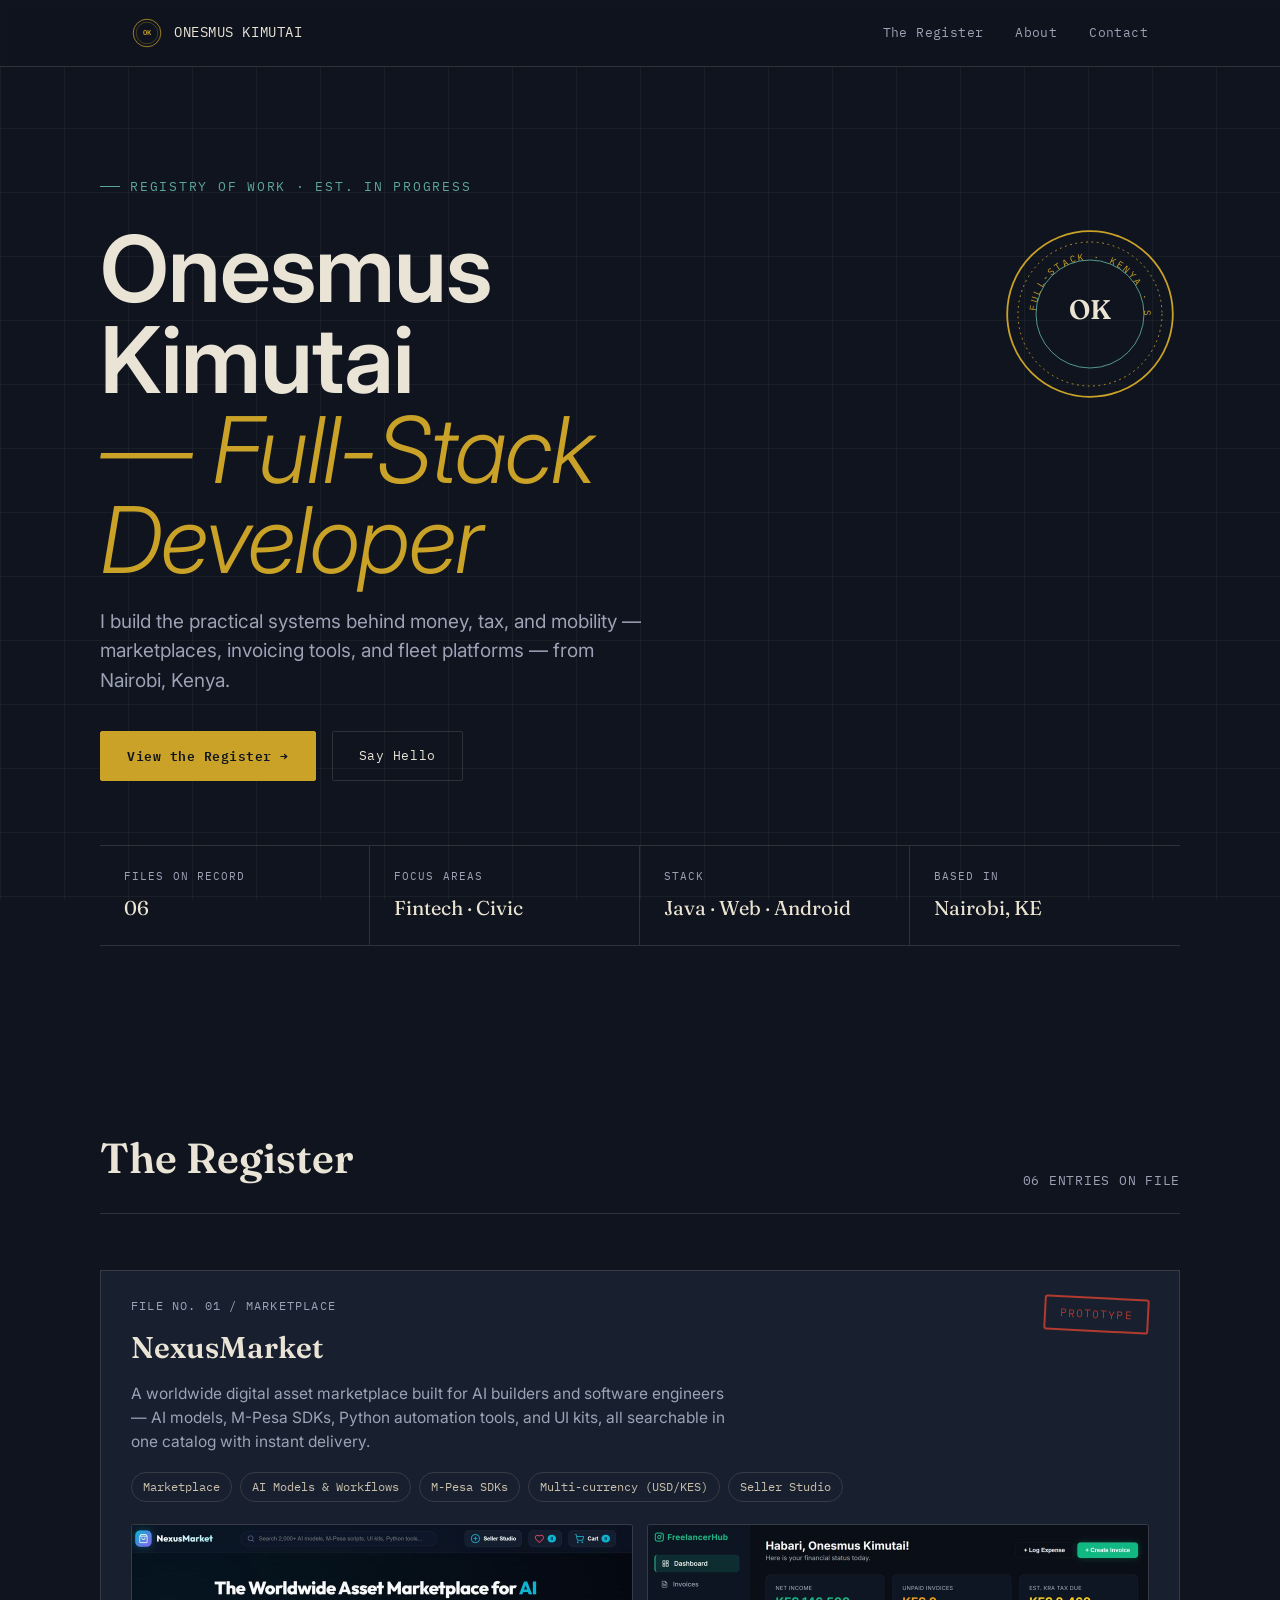
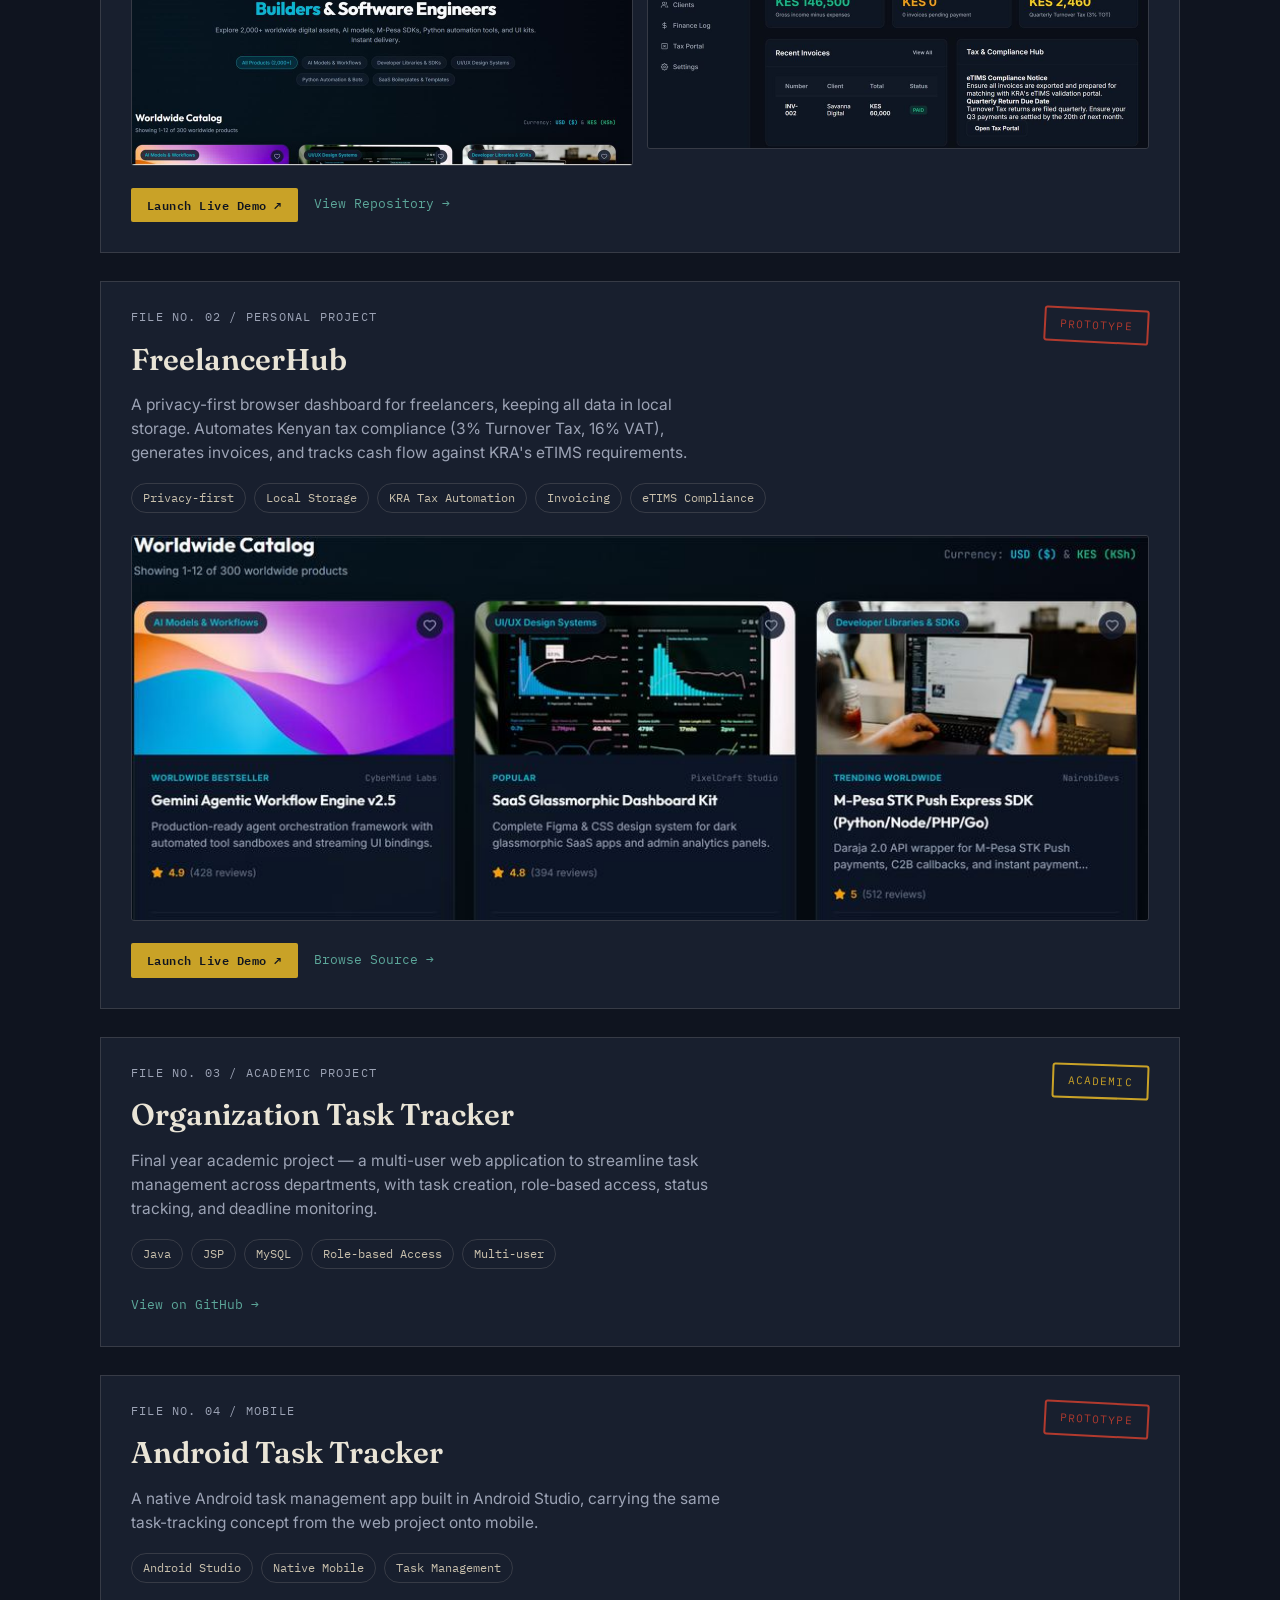
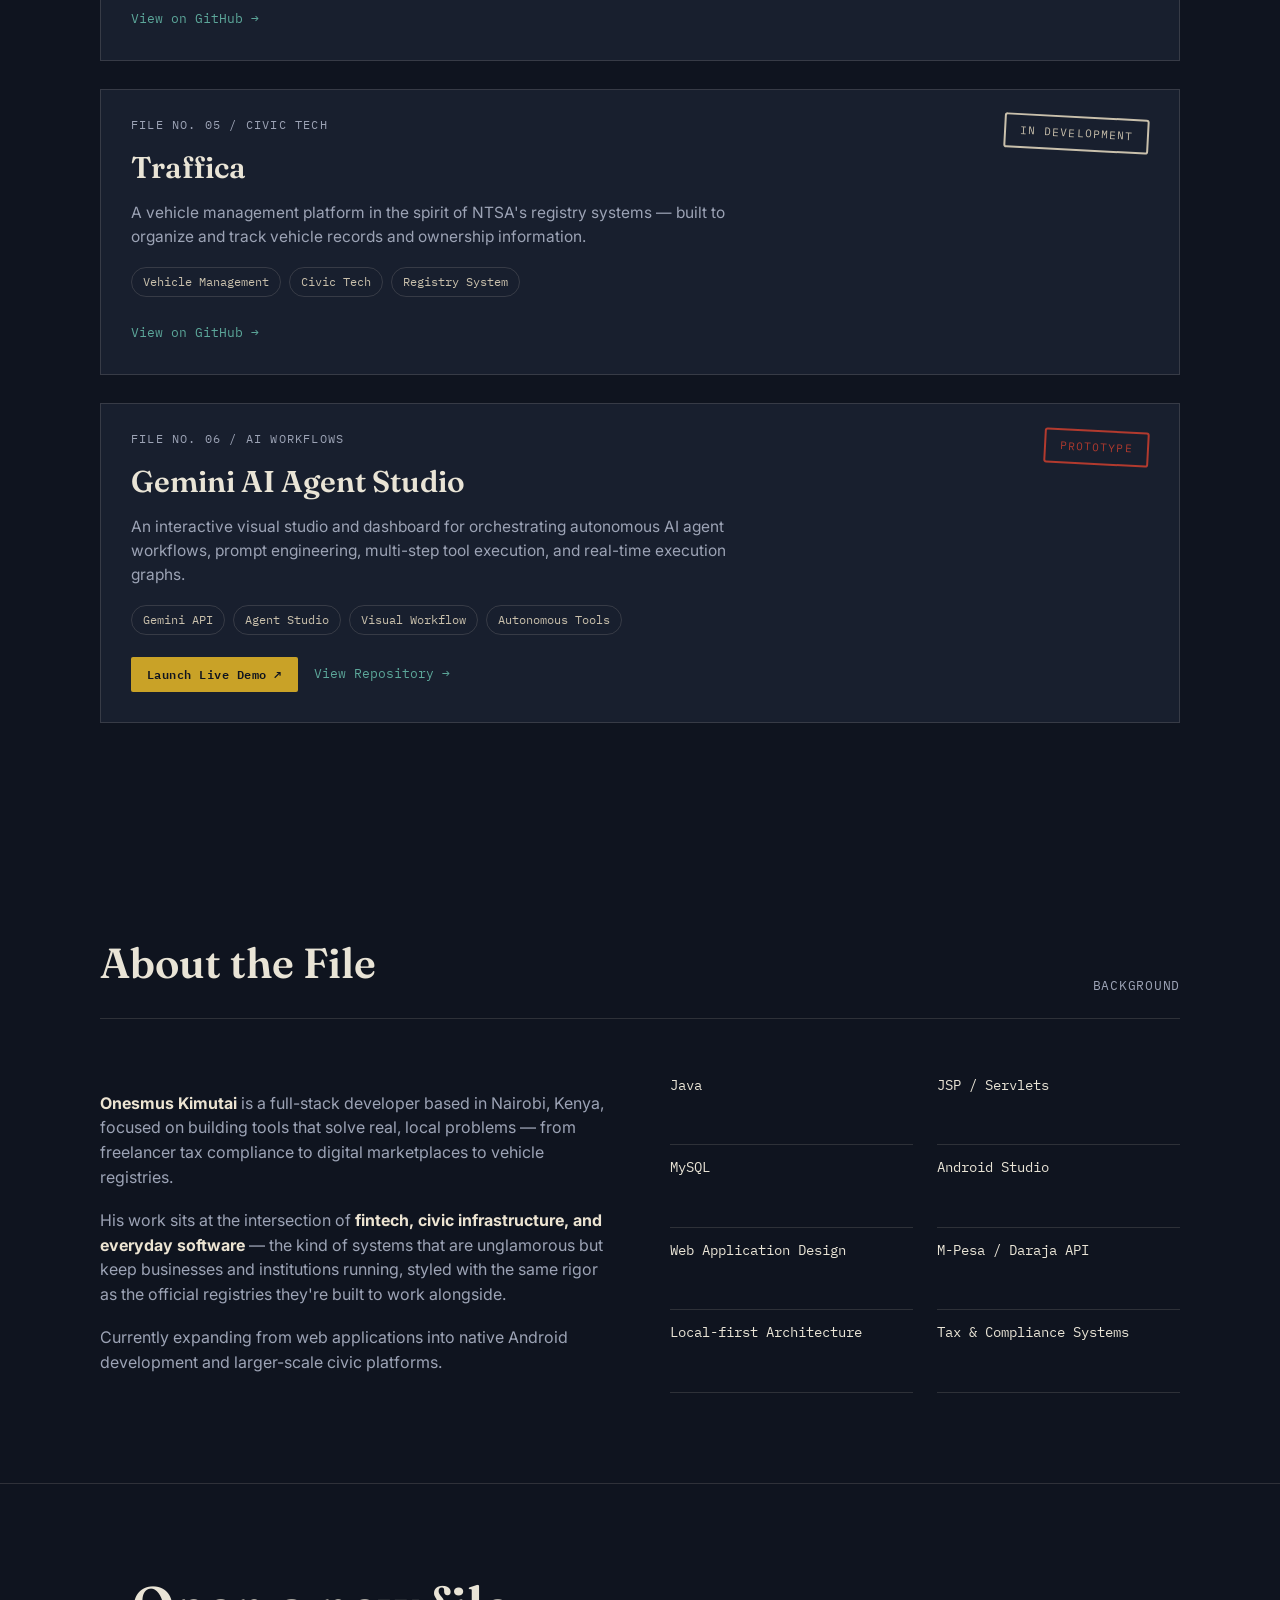
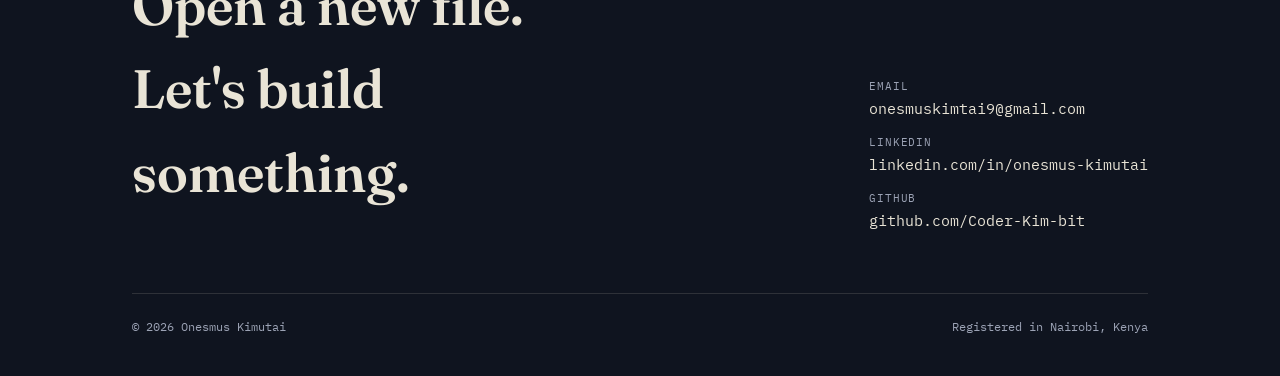
<file: index.html>
<!DOCTYPE html>
<html lang="en">
<head>
<meta charset="UTF-8">
<meta name="viewport" content="width=device-width, initial-scale=1.0">
<title>Onesmus Kimutai — Full-Stack Developer</title>
<link rel="preconnect" href="https://fonts.googleapis.com">
<link rel="preconnect" href="https://fonts.gstatic.com" crossorigin>
<link href="https://fonts.googleapis.com/css2?family=Fraunces:opsz,wght@9..144,300;9..144,500;9..144,600;9..144,700&family=IBM+Plex+Mono:wght@400;500;600&family=Inter:wght@400;500;600&display=swap" rel="stylesheet">
<style>
  :root{
    --ink:#0F141F;
    --ink-2:#151C29;
    --panel:#181F2E;
    --paper:#ECE4D2;
    --paper-dim:#C9C0AC;
    --brass:#C9A227;
    --stamp:#B23A2E;
    --teal:#5CA79A;
    --line: rgba(236,228,210,0.14);
    --text: #E9E4D6;
    --text-dim: #9CA3B5;
  }
  *{box-sizing:border-box;}
  html{scroll-behavior:smooth;}
  body{
    margin:0;
    background:var(--ink);
    color:var(--text);
    font-family:'Inter',sans-serif;
    line-height:1.55;
    -webkit-font-smoothing:antialiased;
  }
  a{color:inherit;}
  ::selection{background:var(--brass);color:var(--ink);}

  .mono{font-family:'IBM Plex Mono',monospace;}
  .display{font-family:'Fraunces',serif;}

  /* Texture */
  body::before{
    content:"";
    position:fixed; inset:0;
    background-image:
      linear-gradient(var(--line) 1px, transparent 1px),
      linear-gradient(90deg, var(--line) 1px, transparent 1px);
    background-size: 64px 64px;
    opacity:0.35;
    pointer-events:none;
    z-index:0;
  }

  .wrap{max-width:1080px; margin:0 auto; padding:0 32px; position:relative; z-index:1;}

  /* NAV */
  header{
    position:sticky; top:0; z-index:50;
    background:rgba(15,20,31,0.88);
    backdrop-filter: blur(10px);
    border-bottom:1px solid var(--line);
  }
  nav.wrap{
    display:flex; align-items:center; justify-content:space-between;
    padding:18px 32px;
  }
  .brand{
    display:flex; align-items:center; gap:12px;
    font-family:'IBM Plex Mono',monospace;
    font-size:14px;
    letter-spacing:0.04em;
    text-decoration:none;
    color:var(--text);
  }
  .seal-mini{width:30px;height:30px;flex-shrink:0;}
  .navlinks{display:flex; gap:32px; font-family:'IBM Plex Mono',monospace; font-size:13px; letter-spacing:0.03em;}
  .navlinks a{text-decoration:none; color:var(--text-dim); transition:color .2s;}
  .navlinks a:hover{color:var(--brass);}

  /* HERO */
  .hero{
    padding:110px 0 90px;
    position:relative;
  }
  .file-tag{
    font-family:'IBM Plex Mono',monospace;
    font-size:12.5px;
    letter-spacing:0.14em;
    color:var(--teal);
    text-transform:uppercase;
    display:flex; align-items:center; gap:10px;
    margin-bottom:28px;
  }
  .file-tag::before{content:"";width:20px;height:1px;background:var(--teal);display:inline-block;}
  .hero-grid{
    display:grid;
    grid-template-columns: 1.5fr auto;
    gap:40px;
    align-items:start;
  }
  h1.name{
    font-size:clamp(48px, 8vw, 92px);
    line-height:0.98;
    margin:0 0 22px;
    font-weight:600;
    letter-spacing:-0.01em;
  }
  h1.name em{font-style:italic; font-weight:300; color:var(--brass);}
  .tagline{
    font-size:19px;
    color:var(--text-dim);
    max-width:560px;
    margin:0 0 36px;
  }
  .cta-row{display:flex; gap:16px; flex-wrap:wrap;}
  .btn{
    font-family:'IBM Plex Mono',monospace;
    font-size:13px;
    letter-spacing:0.04em;
    padding:14px 26px;
    border-radius:2px;
    text-decoration:none;
    display:inline-flex; align-items:center; gap:10px;
    transition:transform .15s ease, background .2s ease;
    border:1px solid var(--line);
  }
  .btn-primary{background:var(--brass); color:var(--ink); border-color:var(--brass); font-weight:600;}
  .btn-primary:hover{transform:translateY(-2px);}
  .btn-ghost{color:var(--text); }
  .btn-ghost:hover{border-color:var(--brass); color:var(--brass); transform:translateY(-2px);}

  /* SEAL */
  .seal{
    width:180px; height:180px;
    flex-shrink:0;
    filter: drop-shadow(0 0 0 transparent);
  }
  @media (max-width: 780px){
    .hero-grid{grid-template-columns:1fr;}
    .seal{width:120px;height:120px; opacity:0.85;}
  }

  /* register meta strip */
  .meta-strip{
    margin-top:64px;
    display:grid;
    grid-template-columns:repeat(4,1fr);
    border-top:1px solid var(--line);
    border-bottom:1px solid var(--line);
  }
  .meta-item{
    padding:22px 24px;
    border-right:1px solid var(--line);
  }
  .meta-item:last-child{border-right:none;}
  .meta-label{font-family:'IBM Plex Mono',monospace; font-size:11px; letter-spacing:0.1em; color:var(--text-dim); text-transform:uppercase; margin-bottom:6px;}
  .meta-value{font-family:'Fraunces',serif; font-size:20px; color:var(--paper);}
  @media (max-width: 700px){
    .meta-strip{grid-template-columns:repeat(2,1fr);}
    .meta-item:nth-child(2){border-right:none;}
  }

  /* SECTION HEADERS */
  .section{padding:90px 0;}
  .section-head{
    display:flex; justify-content:space-between; align-items:flex-end;
    margin-bottom:56px;
    border-bottom:1px solid var(--line);
    padding-bottom:22px;
    gap:20px; flex-wrap:wrap;
  }
  .section-head h2{
    font-family:'Fraunces',serif;
    font-size:clamp(30px,4vw,42px);
    margin:0;
    font-weight:600;
  }
  .section-sub{
    font-family:'IBM Plex Mono',monospace;
    font-size:12.5px;
    color:var(--text-dim);
    letter-spacing:0.06em;
    text-transform:uppercase;
  }

  /* CASE FILES */
  .case{
    border:1px solid var(--line);
    background:var(--panel);
    margin-bottom:28px;
    position:relative;
    overflow:hidden;
  }
  .case-head{
    display:flex; justify-content:space-between; align-items:flex-start;
    padding:26px 30px 0;
    gap:20px; flex-wrap:wrap;
  }
  .case-num{
    font-family:'IBM Plex Mono',monospace;
    font-size:12px;
    color:var(--text-dim);
    letter-spacing:0.1em;
    margin-bottom:10px;
    display:block;
  }
  .case-title{
    font-family:'Fraunces',serif;
    font-size:30px;
    font-weight:600;
    margin:0 0 10px;
  }
  .case-desc{
    color:var(--text-dim);
    font-size:15.5px;
    max-width:600px;
    margin:0 0 18px;
  }
  .stamp{
    font-family:'IBM Plex Mono',monospace;
    font-size:11px;
    letter-spacing:0.1em;
    text-transform:uppercase;
    border:2px solid var(--stamp);
    color:var(--stamp);
    padding:7px 14px;
    border-radius:3px;
    transform:rotate(3deg);
    white-space:nowrap;
    flex-shrink:0;
  }
  .stamp.live{border-color:var(--teal); color:var(--teal); transform:rotate(-2deg);}
  .stamp.academic{border-color:var(--brass); color:var(--brass); transform:rotate(2deg);}

  .case-body{padding:0 30px 30px;}
  .tags{display:flex; gap:8px; flex-wrap:wrap; margin-bottom:22px;}
  .tag{
    font-family:'IBM Plex Mono',monospace;
    font-size:11.5px;
    color:var(--paper-dim);
    border:1px solid var(--line);
    padding:5px 11px;
    border-radius:20px;
  }
  .shots{display:grid; grid-template-columns:1fr 1fr; gap:14px; margin-bottom:22px;}
  .shots img{width:100%; display:block; border:1px solid var(--line); border-radius:3px;}
  .shots.single{grid-template-columns:1fr;}
  @media (max-width:640px){.shots{grid-template-columns:1fr;}}

  .case-link{
    font-family:'IBM Plex Mono',monospace;
    font-size:13px;
    color:var(--teal);
    text-decoration:none;
    display:inline-flex; align-items:center; gap:8px;
    border-bottom:1px solid transparent;
    transition:border-color .2s;
  }
  .case-link:hover{border-color:var(--teal);}

  .case-actions{
    display:flex;
    align-items:center;
    gap:16px;
    flex-wrap:wrap;
    margin-top:10px;
  }
  .case-btn-demo{
    font-family:'IBM Plex Mono',monospace;
    font-size:12px;
    font-weight:600;
    letter-spacing:0.04em;
    padding:8px 16px;
    border-radius:2px;
    background:var(--brass);
    color:var(--ink);
    text-decoration:none;
    display:inline-flex;
    align-items:center;
    gap:6px;
    transition:transform .2s ease, box-shadow .2s ease;
  }
  .case-btn-demo:hover{
    transform:translateY(-2px);
    box-shadow:0 4px 12px rgba(201, 162, 39, 0.25);
  }

  /* ABOUT */
  .about-grid{
    display:grid;
    grid-template-columns: 1fr 1fr;
    gap:60px;
  }
  @media (max-width:780px){.about-grid{grid-template-columns:1fr;}}
  .about-grid p{color:var(--text-dim); font-size:16px; margin-bottom:18px;}
  .about-grid p strong{color:var(--paper);}
  .skills-list{list-style:none; padding:0; margin:0; display:grid; grid-template-columns:1fr 1fr; gap:12px 24px;}
  .skills-list li{
    font-family:'IBM Plex Mono',monospace;
    font-size:13.5px;
    padding-bottom:10px;
    border-bottom:1px solid var(--line);
    color:var(--text);
  }

  /* CONTACT / FOOTER */
  footer{
    border-top:1px solid var(--line);
    padding:80px 0 40px;
  }
  .contact-inner{
    display:flex; justify-content:space-between; align-items:flex-end;
    flex-wrap:wrap; gap:40px;
    margin-bottom:60px;
  }
  .contact-inner h2{
    font-family:'Fraunces',serif;
    font-size:clamp(34px,5vw,54px);
    margin:0 0 18px;
    font-weight:600;
    max-width:480px;
  }
  .contact-links{display:flex; flex-direction:column; gap:14px;}
  .contact-links a{
    font-family:'IBM Plex Mono',monospace;
    font-size:15px;
    text-decoration:none;
    color:var(--text);
    display:flex; align-items:center; gap:10px;
    transition:color .2s;
  }
  .contact-links a:hover{color:var(--brass);}
  .contact-links span.lbl{color:var(--text-dim); font-size:11px; letter-spacing:0.08em; text-transform:uppercase; display:block; margin-bottom:2px;}
  .foot-bottom{
    border-top:1px solid var(--line);
    padding-top:24px;
    display:flex; justify-content:space-between; flex-wrap:wrap; gap:10px;
    font-family:'IBM Plex Mono',monospace;
    font-size:12px;
    color:var(--text-dim);
  }

  @media (prefers-reduced-motion: reduce){
    html{scroll-behavior:auto;}
    .btn, .case-link{transition:none;}
  }

  /* reveal on scroll */
  .reveal{opacity:0; transform:translateY(18px); transition:opacity .6s ease, transform .6s ease;}
  .reveal.in{opacity:1; transform:translateY(0);}
</style>
</head>
<body>

<header>
  <nav class="wrap">
    <a href="#top" class="brand">
      <svg class="seal-mini" viewBox="0 0 100 100" fill="none">
        <circle cx="50" cy="50" r="46" stroke="#C9A227" stroke-width="2.5"/>
        <circle cx="50" cy="50" r="36" stroke="#C9A227" stroke-width="1"/>
        <text x="50" y="56" text-anchor="middle" font-family="IBM Plex Mono" font-size="22" fill="#C9A227" font-weight="600">OK</text>
      </svg>
      ONESMUS KIMUTAI
    </a>
    <div class="navlinks">
      <a href="#work">The Register</a>
      <a href="#about">About</a>
      <a href="#contact">Contact</a>
    </div>
  </nav>
</header>

<main id="top">
  <section class="hero wrap">
    <div class="file-tag">Registry of Work · Est. In Progress</div>
    <div class="hero-grid">
      <div>
        <h1 class="name">Onesmus<br>Kimutai<br><em>— Full-Stack Developer</em></h1>
        <p class="tagline">I build the practical systems behind money, tax, and mobility — marketplaces, invoicing tools, and fleet platforms — from Nairobi, Kenya.</p>
        <div class="cta-row">
          <a href="#work" class="btn btn-primary">View the Register →</a>
          <a href="#contact" class="btn btn-ghost">Say Hello</a>
        </div>
      </div>
      <svg class="seal" viewBox="0 0 200 200" fill="none">
        <circle cx="100" cy="100" r="92" stroke="#C9A227" stroke-width="2"/>
        <circle cx="100" cy="100" r="80" stroke="#C9A227" stroke-width="1" stroke-dasharray="2 4"/>
        <circle cx="100" cy="100" r="60" stroke="#5CA79A" stroke-width="1"/>
        <path id="curve" d="M 40,100 A 60,60 0 1,1 160,100" fill="none"/>
        <text font-family="IBM Plex Mono" font-size="10.5" fill="#C9A227" letter-spacing="3">
          <textPath href="#curve" startOffset="2%">FULL-STACK · KENYA · SYSTEMS BUILDER</textPath>
        </text>
        <text x="100" y="106" text-anchor="middle" font-family="Fraunces" font-size="30" fill="#ECE4D2" font-weight="600">OK</text>
      </svg>
    </div>

    <div class="meta-strip reveal">
      <div class="meta-item">
        <div class="meta-label">Files on Record</div>
        <div class="meta-value">06</div>
      </div>
      <div class="meta-item">
        <div class="meta-label">Focus Areas</div>
        <div class="meta-value">Fintech · Civic</div>
      </div>
      <div class="meta-item">
        <div class="meta-label">Stack</div>
        <div class="meta-value">Java · Web · Android</div>
      </div>
      <div class="meta-item">
        <div class="meta-label">Based In</div>
        <div class="meta-value">Nairobi, KE</div>
      </div>
    </div>
  </section>

  <section class="section wrap" id="work">
    <div class="section-head">
      <h2>The Register</h2>
      <div class="section-sub">06 entries on file</div>
    </div>

    <!-- CASE 01 -->
    <article class="case reveal">
      <div class="case-head">
        <div>
          <span class="case-num">FILE NO. 01 / MARKETPLACE</span>
          <h3 class="case-title">NexusMarket</h3>
          <p class="case-desc">A worldwide digital asset marketplace built for AI builders and software engineers — AI models, M-Pesa SDKs, Python automation tools, and UI kits, all searchable in one catalog with instant delivery.</p>
        </div>
        <span class="stamp">Prototype</span>
      </div>
      <div class="case-body">
        <div class="tags">
          <span class="tag">Marketplace</span>
          <span class="tag">AI Models & Workflows</span>
          <span class="tag">M-Pesa SDKs</span>
          <span class="tag">Multi-currency (USD/KES)</span>
          <span class="tag">Seller Studio</span>
        </div>
        <div class="shots">
          <img src="[data-uri]" alt="NexusMarket homepage — worldwide asset marketplace for AI builders">
          <img src="[data-uri]" alt="NexusMarket product catalog with AI, UI kit, and SDK listings">
        </div>
        <div class="case-actions">
          <a class="case-btn-demo" href="./projects/digital-marketplace/index.html" target="_blank" rel="noopener">Launch Live Demo ↗</a>
          <a class="case-link" href="https://github.com/Coder-Kim-bit/digital-marketplace" target="_blank" rel="noopener">View Repository →</a>
        </div>
      </div>
    </article>

    <!-- CASE 02 -->
    <article class="case reveal">
      <div class="case-head">
        <div>
          <span class="case-num">FILE NO. 02 / PERSONAL PROJECT</span>
          <h3 class="case-title">FreelancerHub</h3>
          <p class="case-desc">A privacy-first browser dashboard for freelancers, keeping all data in local storage. Automates Kenyan tax compliance (3% Turnover Tax, 16% VAT), generates invoices, and tracks cash flow against KRA's eTIMS requirements.</p>
        </div>
        <span class="stamp">Prototype</span>
      </div>
      <div class="case-body">
        <div class="tags">
          <span class="tag">Privacy-first</span>
          <span class="tag">Local Storage</span>
          <span class="tag">KRA Tax Automation</span>
          <span class="tag">Invoicing</span>
          <span class="tag">eTIMS Compliance</span>
        </div>
        <div class="shots single">
          <img src="[data-uri]" alt="FreelancerHub dashboard showing net income, unpaid invoices, and KRA tax compliance hub">
        </div>
        <div class="case-actions">
          <a class="case-btn-demo" href="./projects/freelancerhub/index.html" target="_blank" rel="noopener">Launch Live Demo ↗</a>
          <a class="case-link" href="https://github.com/Coder-Kim-bit/portfolio/tree/main/projects/freelancerhub" target="_blank" rel="noopener">Browse Source →</a>
        </div>
      </div>
    </article>

    <!-- CASE 03 -->
    <article class="case reveal">
      <div class="case-head">
        <div>
          <span class="case-num">FILE NO. 03 / ACADEMIC PROJECT</span>
          <h3 class="case-title">Organization Task Tracker</h3>
          <p class="case-desc">Final year academic project — a multi-user web application to streamline task management across departments, with task creation, role-based access, status tracking, and deadline monitoring.</p>
        </div>
        <span class="stamp academic">Academic</span>
      </div>
      <div class="case-body">
        <div class="tags">
          <span class="tag">Java</span>
          <span class="tag">JSP</span>
          <span class="tag">MySQL</span>
          <span class="tag">Role-based Access</span>
          <span class="tag">Multi-user</span>
        </div>
        <a class="case-link" href="https://github.com/Coder-Kim-bit" target="_blank" rel="noopener">View on GitHub →</a>
      </div>
    </article>

    <!-- CASE 04 -->
    <article class="case reveal">
      <div class="case-head">
        <div>
          <span class="case-num">FILE NO. 04 / MOBILE</span>
          <h3 class="case-title">Android Task Tracker</h3>
          <p class="case-desc">A native Android task management app built in Android Studio, carrying the same task-tracking concept from the web project onto mobile.</p>
        </div>
        <span class="stamp">Prototype</span>
      </div>
      <div class="case-body">
        <div class="tags">
          <span class="tag">Android Studio</span>
          <span class="tag">Native Mobile</span>
          <span class="tag">Task Management</span>
        </div>
        <a class="case-link" href="https://github.com/Coder-Kim-bit" target="_blank" rel="noopener">View on GitHub →</a>
      </div>
    </article>

    <!-- CASE 05 -->
    <article class="case reveal">
      <div class="case-head">
        <div>
          <span class="case-num">FILE NO. 05 / CIVIC TECH</span>
          <h3 class="case-title">Traffica</h3>
          <p class="case-desc">A vehicle management platform in the spirit of NTSA's registry systems — built to organize and track vehicle records and ownership information.</p>
        </div>
        <span class="stamp" style="border-color:var(--paper-dim); color:var(--paper-dim);">In Development</span>
      </div>
      <div class="case-body">
        <div class="tags">
          <span class="tag">Vehicle Management</span>
          <span class="tag">Civic Tech</span>
          <span class="tag">Registry System</span>
        </div>
        <a class="case-link" href="https://github.com/Coder-Kim-bit" target="_blank" rel="noopener">View on GitHub →</a>
      </div>
    </article>

    <!-- CASE 06 -->
    <article class="case reveal">
      <div class="case-head">
        <div>
          <span class="case-num">FILE NO. 06 / AI WORKFLOWS</span>
          <h3 class="case-title">Gemini AI Agent Studio</h3>
          <p class="case-desc">An interactive visual studio and dashboard for orchestrating autonomous AI agent workflows, prompt engineering, multi-step tool execution, and real-time execution graphs.</p>
        </div>
        <span class="stamp">Prototype</span>
      </div>
      <div class="case-body">
        <div class="tags">
          <span class="tag">Gemini API</span>
          <span class="tag">Agent Studio</span>
          <span class="tag">Visual Workflow</span>
          <span class="tag">Autonomous Tools</span>
        </div>
        <div class="case-actions">
          <a class="case-btn-demo" href="./projects/ai-agent-dashboard/index.html" target="_blank" rel="noopener">Launch Live Demo &#8599;</a>
          <a class="case-link" href="https://github.com/Coder-Kim-bit/ai-agent-dashboard" target="_blank" rel="noopener">View Repository &#8594;</a>
        </div>
      </div>
    </article>

  </section>

  <section class="section wrap" id="about">
    <div class="section-head">
      <h2>About the File</h2>
      <div class="section-sub">Background</div>
    </div>
    <div class="about-grid">
      <div>
        <p><strong>Onesmus Kimutai</strong> is a full-stack developer based in Nairobi, Kenya, focused on building tools that solve real, local problems — from freelancer tax compliance to digital marketplaces to vehicle registries.</p>
        <p>His work sits at the intersection of <strong>fintech, civic infrastructure, and everyday software</strong> — the kind of systems that are unglamorous but keep businesses and institutions running, styled with the same rigor as the official registries they're built to work alongside.</p>
        <p>Currently expanding from web applications into native Android development and larger-scale civic platforms.</p>
      </div>
      <ul class="skills-list">
        <li>Java</li>
        <li>JSP / Servlets</li>
        <li>MySQL</li>
        <li>Android Studio</li>
        <li>Web Application Design</li>
        <li>M-Pesa / Daraja API</li>
        <li>Local-first Architecture</li>
        <li>Tax & Compliance Systems</li>
      </ul>
    </div>
  </section>
</main>

<footer id="contact">
  <div class="wrap">
    <div class="contact-inner">
      <h2>Open a new file. Let's build something.</h2>
      <div class="contact-links">
        <a href="mailto:onesmuskimtai9@gmail.com">
          <span><span class="lbl">Email</span>onesmuskimtai9@gmail.com</span>
        </a>
        <a href="https://www.linkedin.com/in/onesmus-kimutai-945243255" target="_blank" rel="noopener">
          <span><span class="lbl">LinkedIn</span>linkedin.com/in/onesmus-kimutai</span>
        </a>
        <a href="https://github.com/Coder-Kim-bit" target="_blank" rel="noopener">
          <span><span class="lbl">GitHub</span>github.com/Coder-Kim-bit</span>
        </a>
      </div>
    </div>
    <div class="foot-bottom">
      <span>© 2026 Onesmus Kimutai</span>
      <span>Registered in Nairobi, Kenya</span>
    </div>
  </div>
</footer>

<script>
  const els = document.querySelectorAll('.reveal');
  const io = new IntersectionObserver((entries)=>{
    entries.forEach(e=>{ if(e.isIntersecting){ e.target.classList.add('in'); io.unobserve(e.target); } });
  }, {threshold:0.12});
  els.forEach(el=>io.observe(el));
</script>

</body>
</html>
</file>
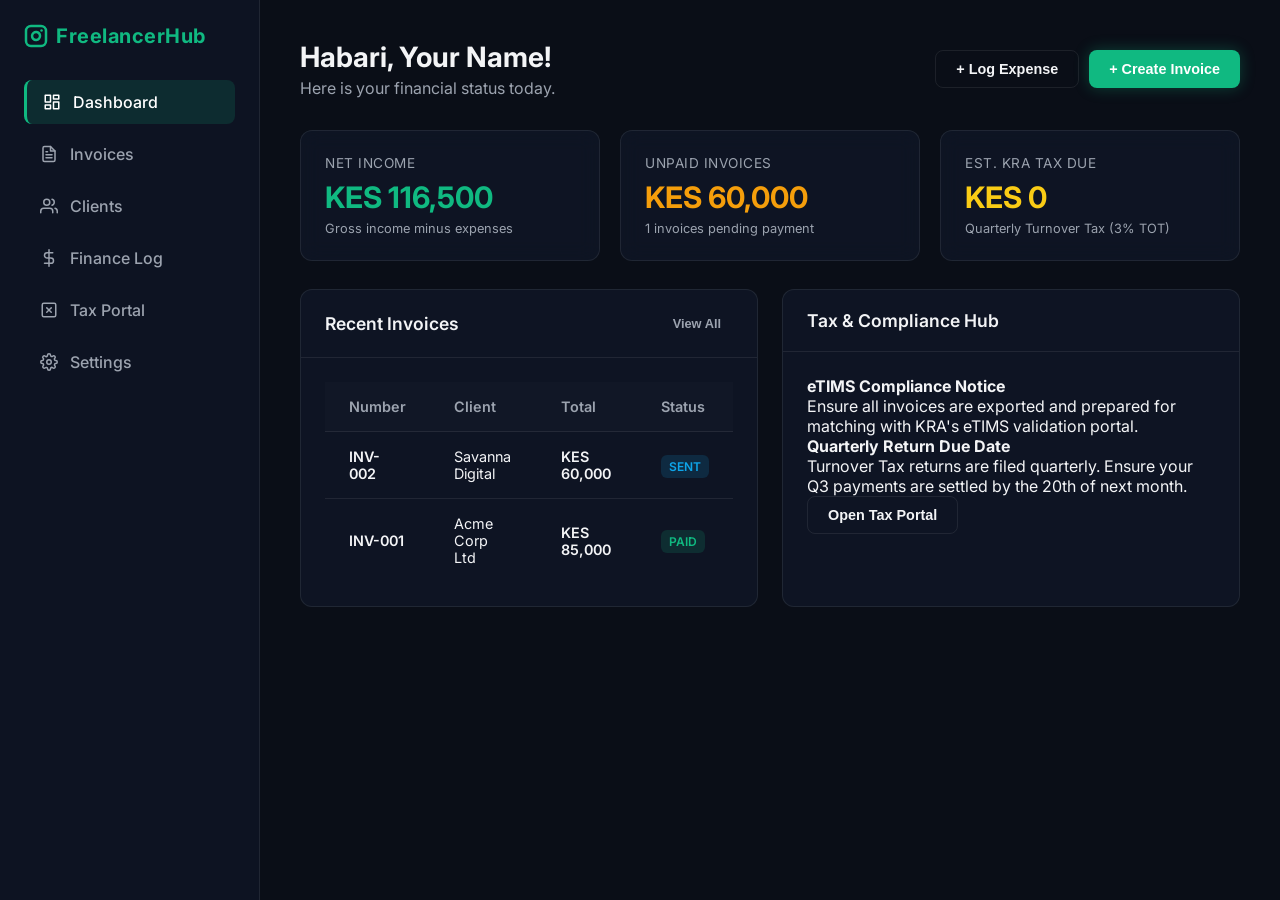
<file: projects/freelancerhub/index.html>
<!DOCTYPE html>
<html lang="en">
<head>
    <meta charset="UTF-8">
    <meta name="viewport" content="width=device-width, initial-scale=1.0">
    <title>FreelancerHub — African Freelancer Invoice & Tax Manager</title>
    <link rel="stylesheet" href="css/style.css">
</head>
<body>
    <!-- App Sidebar -->
    <aside class="sidebar hide-on-print">
        <div class="sidebar-logo">
            <svg width="24" height="24" viewBox="0 0 24 24" fill="none" stroke="currentColor" stroke-width="2.5" stroke-linecap="round" stroke-linejoin="round"><rect x="2" y="2" width="20" height="20" rx="5" ry="5"/><path d="M16 11.37A4 4 0 1 1 12.63 8 4 4 0 0 1 16 11.37z"/><line x1="17.5" y1="6.5" x2="17.51" y2="6.5"/></svg>
            <span>FreelancerHub</span>
        </div>
        <ul class="sidebar-nav">
            <li>
                <a href="#" data-page="dashboard" class="active">
                    <svg width="18" height="18" viewBox="0 0 24 24" fill="none" stroke="currentColor" stroke-width="2" stroke-linecap="round" stroke-linejoin="round"><rect x="3" y="3" width="7" height="9"/><rect x="14" y="3" width="7" height="5"/><rect x="14" y="12" width="7" height="9"/><rect x="3" y="16" width="7" height="5"/></svg>
                    Dashboard
                </a>
            </li>
            <li>
                <a href="#" data-page="invoices">
                    <svg width="18" height="18" viewBox="0 0 24 24" fill="none" stroke="currentColor" stroke-width="2" stroke-linecap="round" stroke-linejoin="round"><path d="M14 2H6a2 2 0 0 0-2 2v16a2 2 0 0 0 2 2h12a2 2 0 0 0 2-2V8z"/><polyline points="14 2 14 8 20 8"/><line x1="16" y1="13" x2="8" y2="13"/><line x1="16" y1="17" x2="8" y2="17"/><polyline points="10 9 9 9 8 9"/></svg>
                    Invoices
                </a>
            </li>
            <li>
                <a href="#" data-page="clients">
                    <svg width="18" height="18" viewBox="0 0 24 24" fill="none" stroke="currentColor" stroke-width="2" stroke-linecap="round" stroke-linejoin="round"><path d="M17 21v-2a4 4 0 0 0-4-4H5a4 4 0 0 0-4 4v2"/><circle cx="9" cy="7" r="4"/><path d="M23 21v-2a4 4 0 0 0-3-3.87"/><path d="M16 3.13a4 4 0 0 1 0 7.75"/></svg>
                    Clients
                </a>
            </li>
            <li>
                <a href="#" data-page="finance">
                    <svg width="18" height="18" viewBox="0 0 24 24" fill="none" stroke="currentColor" stroke-width="2" stroke-linecap="round" stroke-linejoin="round"><line x1="12" y1="1" x2="12" y2="23"/><path d="M17 5H9.5a3.5 3.5 0 0 0 0 7h5a3.5 3.5 0 0 1 0 7H6"/></svg>
                    Finance Log
                </a>
            </li>
            <li>
                <a href="#" data-page="tax">
                    <svg width="18" height="18" viewBox="0 0 24 24" fill="none" stroke="currentColor" stroke-width="2" stroke-linecap="round" stroke-linejoin="round"><rect x="3" y="3" width="18" height="18" rx="2" ry="2"/><line x1="9" y1="9" x2="15" y2="15"/><line x1="15" y1="9" x2="9" y2="15"/></svg>
                    Tax Portal
                </a>
            </li>
            <li>
                <a href="#" data-page="settings">
                    <svg width="18" height="18" viewBox="0 0 24 24" fill="none" stroke="currentColor" stroke-width="2" stroke-linecap="round" stroke-linejoin="round"><circle cx="12" cy="12" r="3"/><path d="M19.4 15a1.65 1.65 0 0 0 .33 1.82l.06.06a2 2 0 1 1-2.83 2.83l-.06-.06a1.65 1.65 0 0 0-1.82-.33 1.65 1.65 0 0 0-1 1.51V21a2 2 0 0 1-4 0v-.09A1.65 1.65 0 0 0 9 19.4a1.65 1.65 0 0 0-1.82.33l-.06.06a2 2 0 1 1-2.83-2.83l.06-.06a1.65 1.65 0 0 0 .33-1.82 1.65 1.65 0 0 0-1.51-1H3a2 2 0 0 1 0-4h.09A1.65 1.65 0 0 0 4.6 9a1.65 1.65 0 0 0-.33-1.82l-.06-.06a2 2 0 1 1 2.83-2.83l.06.06a1.65 1.65 0 0 0 1.82.33H9a1.65 1.65 0 0 0 1-1.51V3a2 2 0 0 1 4 0v.09a1.65 1.65 0 0 0 1 1.51 1.65 1.65 0 0 0 1.82-.33l.06-.06a2 2 0 1 1 2.83 2.83l-.06.06a1.65 1.65 0 0 0-.33 1.82V9a1.65 1.65 0 0 0 1.51 1H21a2 2 0 0 1 0 4h-.09a1.65 1.65 0 0 0-1.51 1z"/></svg>
                    Settings
                </a>
            </li>
        </ul>
    </aside>

    <!-- Main Content Area -->
    <main class="main-layout" id="main-content">
        <!-- Rendered dynamically -->
    </main>

    <!-- Modals -->
    <!-- Client Modal -->
    <div id="client-modal" class="modal-overlay" style="display:none">
        <div class="modal">
            <div class="modal-header">
                <h3 id="client-modal-title">Add Client</h3>
                <button class="modal-close" onclick="Clients.closeModal()">&times;</button>
            </div>
            <div class="modal-body">
                <input type="hidden" id="client-id" />
                <div class="form-row">
                    <div class="form-group">
                        <label class="form-label">Full Name *</label>
                        <input type="text" id="client-name" class="form-input" placeholder="John Doe" />
                    </div>
                    <div class="form-group">
                        <label class="form-label">Company Name</label>
                        <input type="text" id="client-company" class="form-input" placeholder="Acme Ltd" />
                    </div>
                </div>
                <div class="form-row">
                    <div class="form-group">
                        <label class="form-label">Email</label>
                        <input type="email" id="client-email" class="form-input" placeholder="billing@company.co.ke" />
                    </div>
                    <div class="form-group">
                        <label class="form-label">Phone</label>
                        <input type="tel" id="client-phone" class="form-input" placeholder="0700000000" />
                    </div>
                </div>
                <div class="form-group">
                    <label class="form-label">Address</label>
                    <input type="text" id="client-address" class="form-input" placeholder="Nairobi, Kenya" />
                </div>
            </div>
            <div class="modal-footer">
                <button class="btn btn-ghost" onclick="Clients.closeModal()">Cancel</button>
                <button class="btn btn-primary" onclick="Clients.save()">Save Client</button>
            </div>
        </div>
    </div>

    <!-- Add Income/Expense Modal -->
    <div id="finance-modal" class="modal-overlay" style="display:none">
        <div class="modal">
            <div class="modal-header">
                <h3 id="finance-modal-title">Add Income</h3>
                <button class="modal-close" onclick="Finance.closeModal()">&times;</button>
            </div>
            <div class="modal-body">
                <input type="hidden" id="finance-type" value="income" />
                <div class="form-row">
                    <div class="form-group">
                        <label class="form-label">Date *</label>
                        <input type="date" id="finance-date" class="form-input" />
                    </div>
                    <div class="form-group">
                        <label class="form-label">Amount (KES) *</label>
                        <input type="number" id="finance-amount" class="form-input" placeholder="0.00" />
                    </div>
                </div>
                <div id="income-fields">
                    <div class="form-group">
                        <label class="form-label">Source / Client</label>
                        <input type="text" id="finance-source" class="form-input" placeholder="Client name or income source" />
                    </div>
                    <div class="form-group">
                        <label class="form-label">Payment Method</label>
                        <select id="finance-method" class="form-input">
                            <option>M-Pesa</option><option>Bank Transfer</option><option>Cash</option><option>Cheque</option><option>Other</option>
                        </select>
                    </div>
                </div>
                <div id="expense-fields" style="display:none">
                    <div class="form-group">
                        <label class="form-label">Category</label>
                        <select id="finance-category" class="form-input">
                            <option>Internet</option><option>Equipment</option><option>Transport</option><option>Software</option>
                            <option>Marketing</option><option>Office</option><option>Utilities</option><option>Other</option>
                        </select>
                    </div>
                </div>
                <div class="form-group">
                    <label class="form-label">Description</label>
                    <input type="text" id="finance-desc" class="form-input" placeholder="Brief description" />
                </div>
            </div>
            <div class="modal-footer">
                <button class="btn btn-ghost" onclick="Finance.closeModal()">Cancel</button>
                <button class="btn btn-primary" onclick="Finance.save()">Save</button>
            </div>
        </div>
    </div>

    <!-- Invoice Creator Modal -->
    <div id="invoice-modal" class="modal-overlay" style="display:none">
        <div class="modal modal-lg">
            <div class="modal-header">
                <h3 id="invoice-modal-title">New Invoice</h3>
                <button class="modal-close" onclick="Invoices.closeModal()">&times;</button>
            </div>
            <div class="modal-body">
                <input type="hidden" id="inv-id" />
                
                <div class="form-row">
                    <div class="form-group">
                        <label class="form-label">Invoice Number</label>
                        <input type="text" id="inv-number" class="form-input" readonly />
                    </div>
                    <div class="form-group">
                        <label class="form-label">Client *</label>
                        <select id="inv-client" class="form-input">
                            <option value="">Select a client</option>
                        </select>
                        <div class="form-hint">Don't see your client? Add them in the Clients page.</div>
                    </div>
                </div>

                <div class="form-row">
                    <div class="form-group">
                        <label class="form-label">Date *</label>
                        <input type="date" id="inv-date" class="form-input" />
                    </div>
                    <div class="form-group">
                        <label class="form-label">Due Date *</label>
                        <input type="date" id="inv-duedate" class="form-input" />
                    </div>
                </div>

                <div class="form-row">
                    <div class="form-group">
                        <label class="form-label">Status</label>
                        <select id="inv-status" class="form-input">
                            <option value="draft">Draft</option>
                            <option value="sent">Sent</option>
                            <option value="paid">Paid</option>
                            <option value="overdue">Overdue</option>
                        </select>
                    </div>
                </div>

                <h4 class="section-title mt-3">Line Items</h4>
                <div class="items-table-container">
                    <table class="items-edit-table">
                        <thead>
                            <tr>
                                <th style="width: 50%">Description</th>
                                <th style="width: 15%">Qty</th>
                                <th style="width: 20%">Rate (KES)</th>
                                <th style="width: 15%">Amount</th>
                                <th></th>
                            </tr>
                        </thead>
                        <tbody id="invoice-items-body">
                            <!-- Dynamic rows -->
                        </tbody>
                    </table>
                    <button class="btn btn-outline btn-sm mt-1" onclick="Invoices.addItemRow()">+ Add Item</button>
                </div>

                <div class="invoice-summary-box">
                    <div class="summary-row">
                        <span>Subtotal</span>
                        <span id="summary-subtotal">KES 0.00</span>
                    </div>
                    <div class="summary-row">
                        <span>VAT (16% Optional)</span>
                        <select id="inv-vat-toggle" class="form-input form-input-sm" style="width:120px; display:inline-block; margin-left:10px" onchange="Invoices.recalculate()">
                            <option value="0">No VAT</option>
                            <option value="16">Add 16%</option>
                        </select>
                        <span id="summary-vat">KES 0.00</span>
                    </div>
                    <div class="summary-row total">
                        <span>Total Due</span>
                        <span id="summary-total">KES 0.00</span>
                    </div>
                </div>

                <div class="form-group mt-2">
                    <label class="form-label">Notes & Payment Details</label>
                    <textarea id="inv-notes" class="form-input" rows="3" placeholder="Enter bank details, M-Pesa Till number, or payment terms."></textarea>
                </div>
            </div>
            <div class="modal-footer">
                <button class="btn btn-ghost" onclick="Invoices.closeModal()">Cancel</button>
                <button class="btn btn-primary" onclick="Invoices.save()">Save Invoice</button>
            </div>
        </div>
    </div>

    <!-- Single Invoice Viewer Modal -->
    <div id="invoice-view-modal" class="modal-overlay" style="display:none">
        <div class="modal modal-lg printable-modal">
            <div class="modal-header hide-on-print">
                <h3>Invoice Preview</h3>
                <div>
                    <button class="btn btn-outline" onclick="window.print()">Print / Save PDF</button>
                    <button class="modal-close" onclick="Invoices.closeViewModal()">&times;</button>
                </div>
            </div>
            <div class="modal-body printable-area" id="invoice-printable-content">
                <!-- Template injected dynamically -->
            </div>
        </div>
    </div>

    <!-- JS Scripts -->
    <script src="js/storage.js"></script>
    <script src="js/tax.js"></script>
    <script src="js/clients.js"></script>
    <script src="js/finance.js"></script>
    <script src="js/invoices.js"></script>
    <script src="js/app.js"></script>
</body>
</html>
</file>
<file: projects/freelancerhub/css/style.css>
@import url('https://fonts.googleapis.com/css2?family=Inter:wght@300;400;500;600;700&display=swap');

:root {
    --bg-dark: #0a0e17;
    --bg-card: rgba(18, 26, 44, 0.6);
    --border-color: rgba(255, 255, 255, 0.08);
    --text-main: #f3f4f6;
    --text-muted: #9ca3af;
    --primary: #10b981;
    --primary-glow: rgba(16, 185, 129, 0.15);
    --secondary: #0ea5e9;
    --error: #f43f5e;
    --warning: #f59e0b;
    --success: #10b981;
    --font-family: 'Inter', sans-serif;
}

* {
    box-sizing: border-box;
    margin: 0;
    padding: 0;
}

body {
    background-color: var(--bg-dark);
    color: var(--text-main);
    font-family: var(--font-family);
    display: flex;
    min-height: 100vh;
    overflow-x: hidden;
}

/* Sidebar Navigation */
.sidebar {
    width: 260px;
    background-color: rgba(13, 20, 35, 0.95);
    border-right: 1px solid var(--border-color);
    padding: 24px;
    display: flex;
    flex-direction: column;
    flex-shrink: 0;
}

.sidebar-logo {
    font-size: 1.25rem;
    font-weight: 700;
    color: var(--primary);
    margin-bottom: 32px;
    display: flex;
    align-items: center;
    gap: 8px;
    letter-spacing: 0.5px;
}

.sidebar-logo svg {
    stroke: var(--primary);
}

.sidebar-nav {
    display: flex;
    flex-direction: column;
    gap: 8px;
    list-style: none;
}

.sidebar-nav a {
    color: var(--text-muted);
    text-decoration: none;
    padding: 12px 16px;
    border-radius: 8px;
    display: flex;
    align-items: center;
    gap: 12px;
    font-weight: 500;
    transition: all 0.2s ease;
}

.sidebar-nav a:hover, .sidebar-nav a.active {
    color: #fff;
    background-color: var(--primary-glow);
    border-left: 3px solid var(--primary);
}

.sidebar-nav a svg {
    transition: transform 0.2s ease;
}

.sidebar-nav a:hover svg {
    transform: translateX(2px);
}

/* Main Content Area */
.main-layout {
    flex-grow: 1;
    padding: 40px;
    max-width: 1200px;
    margin: 0 auto;
    width: 100%;
}

.page-header {
    display: flex;
    justify-content: space-between;
    align-items: center;
    margin-bottom: 32px;
}

.page-title {
    font-size: 1.75rem;
    font-weight: 700;
}

.page-subtitle {
    color: var(--text-muted);
    margin-top: 4px;
}

/* Buttons */
.btn {
    padding: 10px 20px;
    border-radius: 8px;
    font-weight: 600;
    cursor: pointer;
    transition: all 0.2s ease;
    border: none;
    display: inline-flex;
    align-items: center;
    gap: 8px;
    font-size: 0.9rem;
}

.btn-primary {
    background-color: var(--primary);
    color: #fff;
    box-shadow: 0 0 15px rgba(16, 185, 129, 0.3);
}

.btn-primary:hover {
    transform: translateY(-1px);
    box-shadow: 0 0 20px rgba(16, 185, 129, 0.5);
}

.btn-outline {
    background: transparent;
    border: 1px solid var(--border-color);
    color: var(--text-main);
}

.btn-outline:hover {
    background-color: rgba(255, 255, 255, 0.05);
    border-color: rgba(255, 255, 255, 0.2);
}

.btn-ghost {
    background: transparent;
    color: var(--text-muted);
}

.btn-ghost:hover {
    color: #fff;
    background-color: rgba(255, 255, 255, 0.05);
}

.btn-success {
    background-color: #10b981;
    color: #fff;
}

.btn-danger {
    background-color: var(--error);
    color: #fff;
}

.btn-sm {
    padding: 6px 12px;
    font-size: 0.8rem;
}

.btn-outline.btn-sm {
    border-radius: 6px;
}

/* Cards & Layout Grid */
.stats-grid {
    display: grid;
    grid-template-columns: repeat(auto-fit, minmax(280px, 1fr));
    gap: 20px;
    margin-bottom: 28px;
}

.stat-card {
    background: var(--bg-card);
    border: 1px solid var(--border-color);
    border-radius: 12px;
    padding: 24px;
    backdrop-filter: blur(10px);
}

.stat-label {
    font-size: 0.85rem;
    text-transform: uppercase;
    letter-spacing: 0.5px;
    color: var(--text-muted);
    margin-bottom: 8px;
}

.stat-value {
    font-size: 1.85rem;
    font-weight: 700;
    margin-bottom: 6px;
}

.stat-sub {
    font-size: 0.8rem;
    color: var(--text-muted);
}

.green { color: var(--primary); }
.red { color: var(--error); }
.orange { color: var(--warning); }
.yellow { color: #facc15; }

.cards-grid {
    display: grid;
    grid-template-columns: 1fr 1fr;
    gap: 24px;
}

@media (max-width: 900px) {
    .cards-grid {
        grid-template-columns: 1fr;
    }
}

.card {
    background: var(--bg-card);
    border: 1px solid var(--border-color);
    border-radius: 12px;
    overflow: hidden;
}

.card-header {
    padding: 20px 24px;
    border-bottom: 1px solid var(--border-color);
    display: flex;
    justify-content: space-between;
    align-items: center;
}

.card-title {
    font-size: 1.1rem;
    font-weight: 600;
}

.card-body {
    padding: 24px;
}

.max-w-lg {
    max-width: 600px;
}

/* Badges */
.badge {
    padding: 4px 8px;
    border-radius: 6px;
    font-size: 0.75rem;
    font-weight: 600;
}

.badge-primary { background: rgba(14, 165, 233, 0.15); color: var(--secondary); }
.badge-success { background: rgba(16, 185, 129, 0.15); color: var(--primary); }
.badge-danger { background: rgba(244, 63, 94, 0.15); color: var(--error); }
.badge-muted { background: rgba(255, 255, 255, 0.08); color: var(--text-muted); }

/* Forms */
.form-group {
    margin-bottom: 16px;
    width: 100%;
}

.form-label {
    display: block;
    font-size: 0.85rem;
    font-weight: 500;
    color: var(--text-muted);
    margin-bottom: 6px;
}

.form-input {
    width: 100%;
    padding: 10px 14px;
    border-radius: 8px;
    background: rgba(255, 255, 255, 0.03);
    border: 1px solid var(--border-color);
    color: #fff;
    font-family: inherit;
    outline: none;
    transition: border-color 0.2s;
}

.form-input:focus {
    border-color: var(--primary);
}

.form-hint {
    font-size: 0.75rem;
    color: var(--text-muted);
    margin-top: 4px;
}

.form-row {
    display: flex;
    gap: 16px;
}

.checkbox-label {
    display: flex;
    align-items: center;
    gap: 8px;
    font-size: 0.9rem;
    cursor: pointer;
}

/* Data Tables */
.data-table {
    width: 100%;
    border-collapse: collapse;
    font-size: 0.9rem;
}

.data-table th, .data-table td {
    padding: 16px 24px;
    text-align: left;
    border-bottom: 1px solid var(--border-color);
}

.data-table th {
    font-weight: 600;
    color: var(--text-muted);
    background: rgba(255, 255, 255, 0.01);
}

.data-table tr:last-child td {
    border-bottom: none;
}

.fw-600 { font-weight: 600; }

.action-buttons {
    display: flex;
    gap: 8px;
}

/* Modal Windows */
.modal-overlay {
    position: fixed;
    top: 0;
    left: 0;
    width: 100%;
    height: 100%;
    background: rgba(0, 0, 0, 0.7);
    backdrop-filter: blur(4px);
    display: flex;
    align-items: center;
    justify-content: center;
    z-index: 100;
}

.modal {
    background: #0d1322;
    border: 1px solid var(--border-color);
    border-radius: 12px;
    width: 500px;
    max-width: 90%;
    display: flex;
    flex-direction: column;
}

.modal-lg {
    width: 800px;
}

.modal-header {
    padding: 20px 24px;
    border-bottom: 1px solid var(--border-color);
    display: flex;
    justify-content: space-between;
    align-items: center;
}

.modal-close {
    background: transparent;
    border: none;
    color: var(--text-muted);
    font-size: 1.5rem;
    cursor: pointer;
}

.modal-body {
    padding: 24px;
    max-height: 70vh;
    overflow-y: auto;
}

.modal-footer {
    padding: 16px 24px;
    border-top: 1px solid var(--border-color);
    display: flex;
    justify-content: flex-end;
    gap: 12px;
}

/* Line Items Edit Table */
.items-edit-table {
    width: 100%;
    border-collapse: collapse;
}

.items-edit-table th, .items-edit-table td {
    padding: 8px;
    border-bottom: 1px solid var(--border-color);
}

/* Invoice Summary Box */
.invoice-summary-box {
    margin-top: 24px;
    margin-left: auto;
    width: 320px;
    background: rgba(255, 255, 255, 0.02);
    border-radius: 8px;
    padding: 16px;
}

.summary-row {
    display: flex;
    justify-content: space-between;
    margin-bottom: 10px;
    font-size: 0.9rem;
}

.summary-row.total {
    border-top: 1px solid var(--border-color);
    padding-top: 10px;
    font-weight: 700;
    font-size: 1.1rem;
}

/* Simple Bar Chart */
.bar-chart {
    display: flex;
    justify-content: space-around;
    align-items: flex-end;
    height: 180px;
    padding-top: 20px;
    margin-bottom: 16px;
}

.bar-group {
    display: flex;
    flex-direction: column;
    align-items: center;
}

.bar-wrap {
    display: flex;
    gap: 4px;
    height: 140px;
    align-items: flex-end;
}

.bar {
    width: 16px;
    border-radius: 4px 4px 0 0;
    transition: height 0.3s ease;
}

.bar-income { background-color: var(--primary); }
.bar-expense { background-color: var(--error); }
.bar-label {
    margin-top: 8px;
    font-size: 0.75rem;
    color: var(--text-muted);
}

.chart-legend {
    display: flex;
    justify-content: center;
    font-size: 0.8rem;
    margin-top: 12px;
}

.legend-dot {
    width: 10px;
    height: 10px;
    border-radius: 50%;
    display: inline-block;
    vertical-align: middle;
    margin-right: 6px;
}

/* Printable PDF Invoice CSS */
.invoice-box {
    background: #fff;
    color: #333;
    padding: 40px;
    border-radius: 8px;
    box-shadow: 0 0 10px rgba(0, 0, 0, 0.05);
    font-size: 0.95rem;
    line-height: 1.5;
}

.invoice-header {
    display: flex;
    justify-content: space-between;
    margin-bottom: 30px;
}

.invoice-header h2 {
    color: #111;
    font-size: 2.2rem;
    letter-spacing: -0.5px;
    margin-bottom: 4px;
}

.invoice-num {
    font-weight: 600;
    font-size: 1.1rem;
    color: #666;
}

.invoice-divider {
    border: none;
    border-top: 2px solid #eaeaea;
    margin: 24px 0;
}

.invoice-details-grid {
    display: grid;
    grid-template-columns: 1fr 1fr;
    gap: 40px;
    margin-bottom: 30px;
}

.invoice-items-table {
    width: 100%;
    border-collapse: collapse;
    margin-top: 20px;
}

.invoice-items-table th {
    background: #f8fafc;
    color: #475569;
    font-weight: 600;
    text-transform: uppercase;
    font-size: 0.8rem;
    padding: 12px;
    border-bottom: 2px solid #cbd5e1;
}

.invoice-items-table td {
    padding: 12px;
    border-bottom: 1px solid #e2e8f0;
}

.invoice-summary {
    display: flex;
    justify-content: flex-end;
    margin-top: 30px;
}

.summary-group {
    width: 300px;
}

.summary-line {
    display: flex;
    justify-content: space-between;
    padding: 6px 0;
}

.summary-line.total-line {
    border-top: 2px solid #e2e8f0;
    font-weight: 700;
    font-size: 1.15rem;
    color: #1e293b;
    padding-top: 10px;
}

.invoice-notes {
    margin-top: 40px;
    background: #f8fafc;
    padding: 20px;
    border-radius: 6px;
    font-size: 0.85rem;
}

.invoice-notes h4 {
    margin-bottom: 8px;
    color: #475569;
}

.text-right { text-align: right; }
.text-center { text-align: center; }
.text-muted { color: #64748b; }

/* In-App print override */
@media print {
    body * {
        visibility: hidden;
    }
    .printable-modal, .printable-area, .printable-area * {
        visibility: visible;
    }
    .printable-modal {
        position: absolute;
        left: 0;
        top: 0;
        width: 100vw;
        border: none;
        background: #fff;
    }
    .hide-on-print {
        display: none !important;
    }
    .modal-body {
        max-height: none;
        overflow: visible;
        padding: 0;
    }
}
</file>
